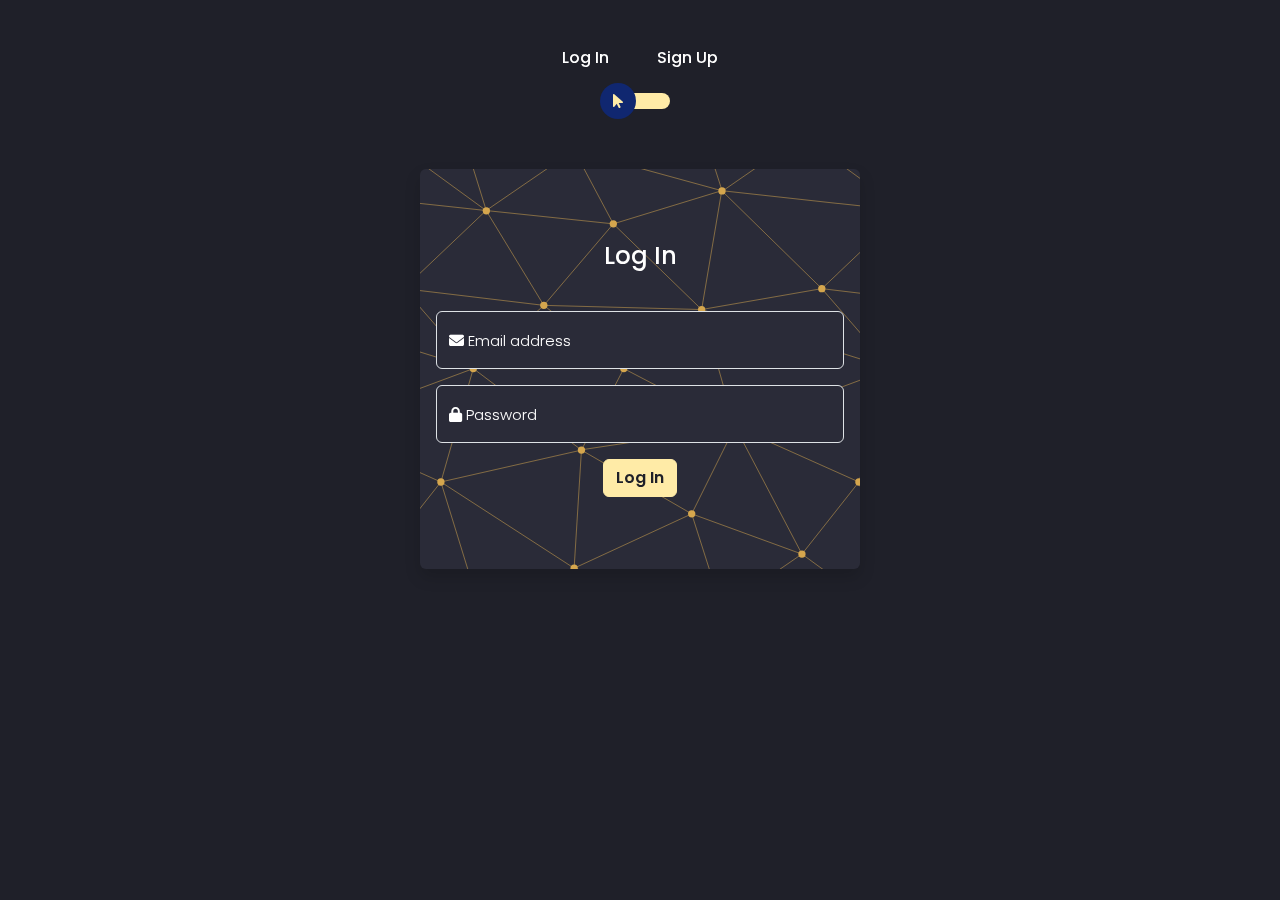
<file: index.html>
<!DOCTYPE html>
<html lang="en">

<head>
	<link rel="preconnect" href="https://fonts.googleapis.com">
	<link rel="preconnect" href="https://fonts.gstatic.com" crossorigin>
	<link
		href="https://fonts.googleapis.com/css2?family=Poppins:ital,wght@0,100;0,200;0,300;0,400;0,500;0,600;0,700;0,800;0,900;1,100;1,200;1,300;1,400;1,500;1,600;1,700;1,800;1,900&display=swap"
		rel="stylesheet">
	<meta charset="UTF-8">
	<meta name="viewport" content="width=device-width, initial-scale=1.0">
	<link rel="stylesheet" href="css/all.min.css">
	<link rel="stylesheet" href="css/bootstrap.min.css">
	<link rel="stylesheet" href="css/style.css">

	<title>Login System</title>
</head>

<body>

	<div class="container">
		
		<!-- Welcome and Logout -->
		<div id="info" class="d-none justify-content-between m-3">
		</div>
		<!-- Welcome and Logout -->


		<!-- Login and Signup Forms -->
		<div id="login-system" class="row  justify-content-center">

			<div class="col-12 text-center align-self-center py-5">

				<!-- Toggling Div -->
				<h6 class="mb-0 d-flex justify-content-center gap-5 pb-3">
					<span>Log In </span>
					<span>Sign Up</span>
				</h6>
				<input class="d-none checkbox" type="checkbox" id="reg-log" name="reg-log" />
				<label for="reg-log"></label>
				<!-- Toggling Div -->

				<!-- Flipping  -->
				<div class="flip mx-auto">
				<!-- Login  -->

					<div class="card-front shadow  py-3 px-3">
						<h4 class="mb-4 pb-3">Log In</h4>
						<div class="form-floating mb-3">
							<input type="email" class="form-control bg-darkblue" id="li-email"
								placeholder="name@example.com">
							<label for="floatingInput"><i class="fa-solid fa-envelope"></i> Email
								address</label>
						</div>
						<div class="form-floating">
							<input type="password" class="form-control bg-darkblue" id="li-password"
								placeholder="Password">
							<label for="floatingPassword"><i class="fa-solid fa-lock"></i> Password</label>

							<button id="loginBtn" class="btn btn-gold mt-3 ">Log In</button>

						</div>
					</div>
				<!-- Login  -->

				<!-- Signup -->

					<div class="card-back shadow py-3 px-3">
						<h4 class="mb-4 pb-3">Sign Up</h4>
						<div class="form-floating mb-3">
							<input type="text" class="form-control bg-darkblue" id="su-name" placeholder="text">
							<label for="floatingInput"><i class="fa-solid fa-user"></i> Name</label>
						</div>
						<div class="form-floating mb-3">
							<input type="email" class="form-control bg-darkblue" id="su-email"
								placeholder="name@example.com">
							<label for="floatingInput"><i class="fa-solid fa-envelope"></i> Email
								address</label>
						</div>
						<div class="form-floating">
							<input type="password" class="form-control bg-darkblue" id="su-password"
								placeholder="Password">
							<label for="floatingPassword"> <i class="fa-solid fa-lock"></i> Password</label>
						</div>
						<button id="signupBtn" class="btn btn-gold mt-3 ">Sign Up</button>
					</div>
				<!-- Signup -->

				</div>
				<!-- Flipping  -->

			</div>
		</div>
		<!-- Login and Signup Forms -->


		<!-- To be fill with data Screen -->
		<div id="data" class="row d-none">
			<!-- Loading Screen -->
			<div class="load mt-3 d-flex justify-content-center align-items-center">
				<div class="spinner">
					<div class="cube1"></div>
					<div class="cube2"></div>
				</div>
			</div>
			<!-- Loading Screen -->

		</div>
		<!-- To be fill with data Screen -->

	</div>


	<!-- Alert Toast -->
	<div class="toast-container position-fixed bottom-0 end-0 p-3">
		<div id="liveToast">

		</div>
	</div>
	<!-- Alert Toast -->


	<script src="js/bootstrap.bundle.min.js"></script>
	<script src="js/script.js"></script>
</body>

</html>
</file>
<file: css/style.css>
:root{
    --mainColor:#2a2b38;
}


body {
    font-family: 'Poppins', sans-serif;
    font-weight: 300;
    font-size: 15px;
    line-height: 1.7;
    color: #ffffff;
    background-color: rgb(31, 32, 41);
    overflow-x: hidden;
  
}

.col-12 {
    perspective: 800px;
}

.flip {
   position: relative;
    width: 440px;
    max-width: 100%;
    height: 400px;
    margin-top: 60px;
    transform-style: preserve-3d;
    transition: all 600ms ease-out;
}

.card-front,
.card-back {
    background-image: url("data:image/svg+xml,%3Csvg xmlns='http://www.w3.org/2000/svg' width='418' height='418' viewBox='0 0 800 800'%3E%3Cg fill='none' stroke='%23D5A64D' stroke-width='1'%3E%3Cpath d='M769 229L1037 260.9M927 880L731 737 520 660 309 538 40 599 295 764 126.5 879.5 40 599-197 493 102 382-31 229 126.5 79.5-69-63'/%3E%3Cpath d='M-31 229L237 261 390 382 603 493 308.5 537.5 101.5 381.5M370 905L295 764'/%3E%3Cpath d='M520 660L578 842 731 737 840 599 603 493 520 660 295 764 309 538 390 382 539 269 769 229 577.5 41.5 370 105 295 -36 126.5 79.5 237 261 102 382 40 599 -69 737 127 880'/%3E%3Cpath d='M520-140L578.5 42.5 731-63M603 493L539 269 237 261 370 105M902 382L539 269M390 382L102 382'/%3E%3Cpath d='M-222 42L126.5 79.5 370 105 539 269 577.5 41.5 927 80 769 229 902 382 603 493 731 737M295-36L577.5 41.5M578 842L295 764M40-201L127 80M102 382L-261 269'/%3E%3C/g%3E%3Cg fill='%23D5A64D'%3E%3Ccircle cx='769' cy='229' r='7'/%3E%3Ccircle cx='539' cy='269' r='7'/%3E%3Ccircle cx='603' cy='493' r='7'/%3E%3Ccircle cx='731' cy='737' r='7'/%3E%3Ccircle cx='520' cy='660' r='7'/%3E%3Ccircle cx='309' cy='538' r='7'/%3E%3Ccircle cx='295' cy='764' r='7'/%3E%3Ccircle cx='40' cy='599' r='7'/%3E%3Ccircle cx='102' cy='382' r='7'/%3E%3Ccircle cx='127' cy='80' r='7'/%3E%3Ccircle cx='370' cy='105' r='7'/%3E%3Ccircle cx='578' cy='42' r='7'/%3E%3Ccircle cx='237' cy='261' r='7'/%3E%3Ccircle cx='390' cy='382' r='7'/%3E%3C/g%3E%3C/svg%3E");
    width: 100%;
    height: 100%;
    background-color: #2a2b38;
    position: absolute;
    border-radius: 6px;
    display: flex;
    flex-direction: column;
    justify-content: center;
    align-items: center;
    left: 0;
    top: 0;
    transform-style: preserve-3d;
    backface-visibility: hidden;
}

.bg-darkblue{
    background-color: #2a2b38  !important;

}

.card-back {
    transform: rotateY(180deg);
}

.form-floating {
    width: 100% !important;
}

.form-control {
    color: wheat !important;
}

.form-floating>.form-control:focus~label {
    color: wheat !important;

}

.form-floating>.form-control:focus~label::after {
    position: absolute;
    inset: 1rem 0.375rem;
    z-index: -1;
    height: 1.5em;
    color: white;
    content: "";
    background-color: transparent;
}

.checkbox:checked+label,
.checkbox:not(:checked)+label {
    position: relative;
    display: block;
    text-align: center;
    width: 60px;
    height: 16px;
    border-radius: 8px;
    padding: 0;
    margin: 10px auto;
    cursor: pointer;
    background-color: #ffeba7;
}

.checkbox:checked+label:before,
.checkbox:not(:checked)+label:before {
    position: absolute;
    width: 36px;
    height: 36px;
    border-radius: 50%;
    color: #ffeba7;
    background-color: #102770;
    font-family: "Font Awesome 5 Free";
    font-weight: 900;
    content: "\f245";
    top: -10px;
    left: -10px;
    line-height: 36px;
    text-align: center;
    font-size: 16px;
    transition: all 0.5s;
}

.checkbox:checked+label:before {
    transform: translateX(44px) rotate(-300deg);
}

.form-control:focus {
    box-shadow: 0 0 0 .1rem #ffeaa7a7;
    border-color: #ffeaa7a7;
}

.btn-gold {
    --bs-btn-color: #1f2029;
    --bs-btn-bg: #ffeba7;
    --bs-btn-border-color: #ffeba7;
    --bs-btn-hover-color: #1f2029;
    --bs-btn-hover-bg: rgb(234, 196, 125);
    --bs-btn-hover-border-color: rgb(255, 235, 167);
    --bs-btn-focus-shadow-rgb:  255, 235, 167;
    --bs-btn-active-color: #fff;
    --bs-btn-active-bg: #ffeba7;
    --bs-btn-active-border-color: #ffeba7;
    --bs-btn-active-shadow: inset 0 3px 5px rgba(0, 0, 0, 0.125);
    --bs-btn-disabled-color: #fff;
    --bs-btn-disabled-bg: #ffeba7;
    --bs-btn-disabled-border-color: #ffeba7;
    font-weight: 600;
}


.gold {
    color: #ffeba7;
}


.form-floating>.form-control:not(:placeholder-shown)~label::after{
background: transparent;
}
.form-floating>.form-control:not(:placeholder-shown)~label{
    color: rgb(232, 219, 195) !important;

}

.item img{
    height:250px;
    object-fit: contain;
}

#liveToast{
    width: 450px;
}

input:-webkit-autofill,
input:-webkit-autofill:hover, 
input:-webkit-autofill:focus, 
input:-webkit-autofill:active{
    -webkit-box-shadow: 0 0 0 30px #2a2b38 inset !important;
    -webkit-text-fill-color: #ffeba7;
}

.spinner {
    margin: 100px auto;
    width: 40px;
    height: 40px;
    position: relative;
  }
  
  .cube1, .cube2 {
    background-color: #ffeba7;
    width: 15px;
    height: 15px;
    position: absolute;
    top: 0;
    left: 0;
    
    -webkit-animation: sk-cubemove 1.8s infinite ease-in-out;
    animation: sk-cubemove 1.8s infinite ease-in-out;
  }
  
  .cube2 {
    -webkit-animation-delay: -0.9s;
    animation-delay: -0.9s;
  }
  
  @-webkit-keyframes sk-cubemove {
    25% { -webkit-transform: translateX(42px) rotate(-90deg) scale(0.5) }
    50% { -webkit-transform: translateX(42px) translateY(42px) rotate(-180deg) }
    75% { -webkit-transform: translateX(0px) translateY(42px) rotate(-270deg) scale(0.5) }
    100% { -webkit-transform: rotate(-360deg) }
  }
  
  @keyframes sk-cubemove {
    25% { 
      transform: translateX(42px) rotate(-90deg) scale(0.5);
      -webkit-transform: translateX(42px) rotate(-90deg) scale(0.5);
    } 50% { 
      transform: translateX(42px) translateY(42px) rotate(-179deg);
      -webkit-transform: translateX(42px) translateY(42px) rotate(-179deg);
    } 50.1% { 
      transform: translateX(42px) translateY(42px) rotate(-180deg);
      -webkit-transform: translateX(42px) translateY(42px) rotate(-180deg);
    } 75% { 
      transform: translateX(0px) translateY(42px) rotate(-270deg) scale(0.5);
      -webkit-transform: translateX(0px) translateY(42px) rotate(-270deg) scale(0.5);
    } 100% { 
      transform: rotate(-360deg);
      -webkit-transform: rotate(-360deg);
    }
  }
</file>
